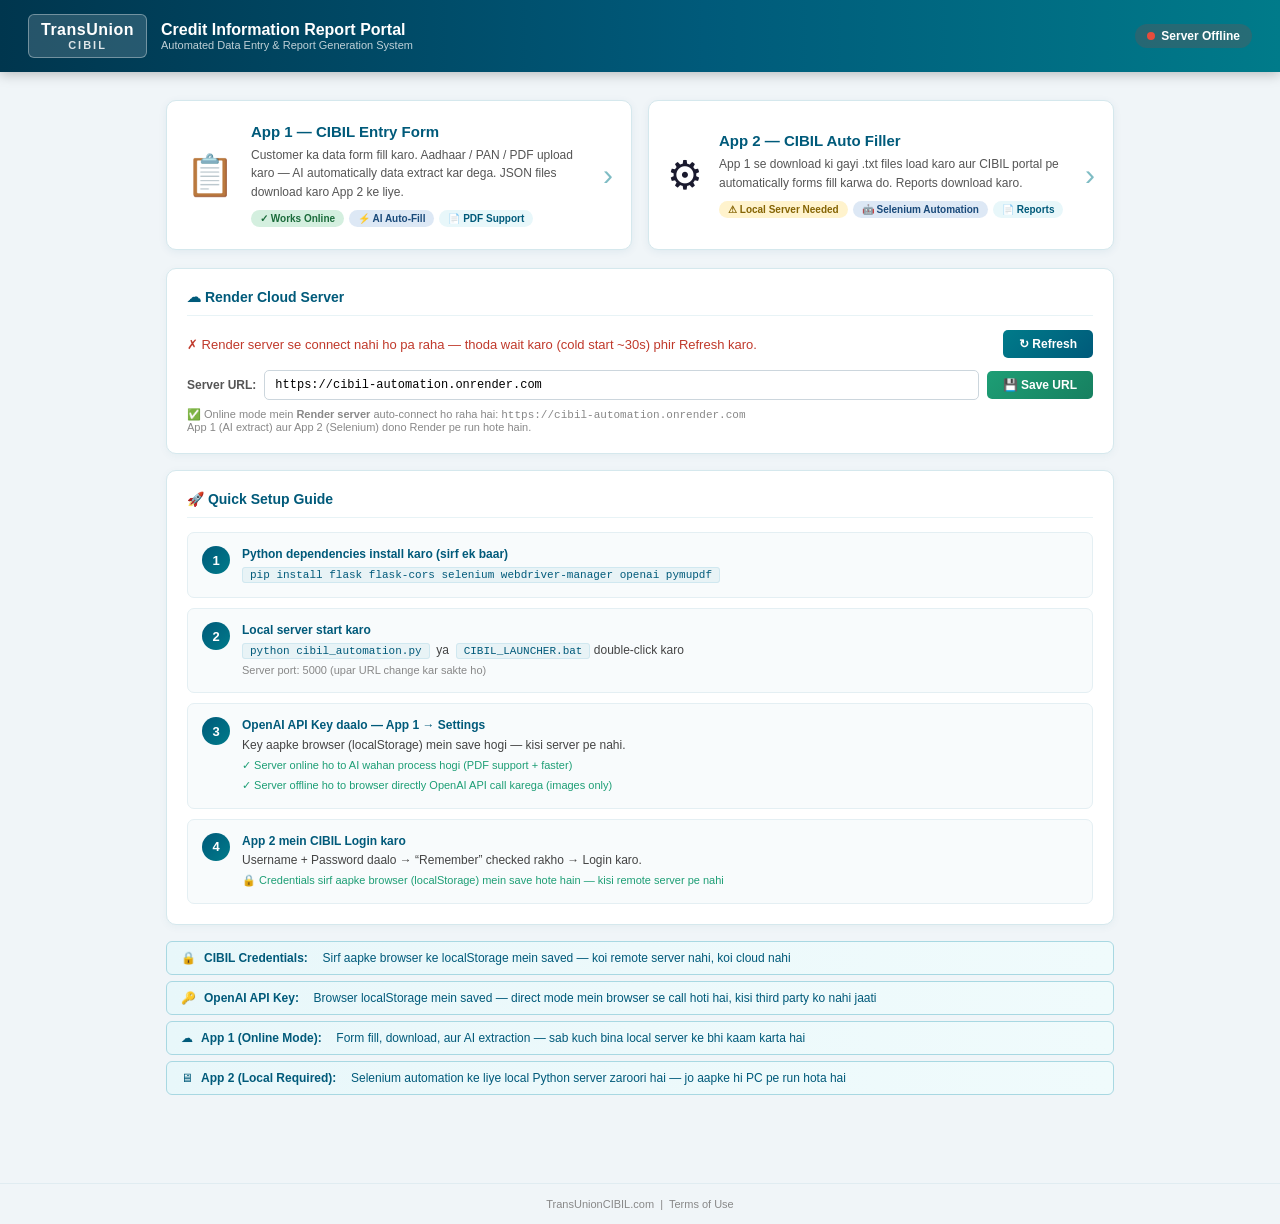
<file: index.html>
<!DOCTYPE html>
<html lang="en">
<head>
<meta charset="UTF-8">
<meta name="viewport" content="width=device-width, initial-scale=1.0">
<title>CIBIL Portal — Home</title>
<link rel="stylesheet" href="css/common.css">
<link rel="stylesheet" href="css/home.css">
</head>
<body>

<div class="topbar">
  <div class="topbar-brand">
    <div class="topbar-logo-box">
      <span class="logo-text">TransUnion</span>
      <span class="logo-sub">CIBIL</span>
    </div>
    <div>
      <div class="brand-title">Credit Information Report Portal</div>
      <div class="brand-sub">Automated Data Entry &amp; Report Generation System</div>
    </div>
  </div>
  <div id="srvBadge" class="srv-badge srv-chk"><div class="dot"></div> Checking...</div>
</div>

<div class="home-content">

  <!-- ── APP CARDS ── -->
  <div class="app-cards">

    <a class="app-card" href="App1_CIBIL_Entry_Form.html" data-app="1">
      <div class="app-card-icon">&#128203;</div>
      <div class="app-card-body">
        <div class="app-card-title">App 1 &mdash; CIBIL Entry Form</div>
        <div class="app-card-desc">
          Customer ka data form fill karo. Aadhaar / PAN / PDF upload karo &mdash;
          AI automatically data extract kar dega. JSON files download karo App 2 ke liye.
        </div>
        <div class="app-card-features">
          <span class="feat-chip feat-online">&#10003; Works Online</span>
          <span class="feat-chip feat-ai">&#9889; AI Auto-Fill</span>
          <span class="feat-chip feat-docs">&#128196; PDF Support</span>
        </div>
      </div>
      <div class="app-card-arrow">&#8250;</div>
    </a>

    <a class="app-card" href="App2_CIBIL_Auto_Filler.html" data-app="2">
      <div class="app-card-icon">&#9881;</div>
      <div class="app-card-body">
        <div class="app-card-title">App 2 &mdash; CIBIL Auto Filler</div>
        <div class="app-card-desc">
          App 1 se download ki gayi .txt files load karo aur CIBIL portal pe
          automatically forms fill karwa do. Reports download karo.
        </div>
        <div class="app-card-features">
          <span class="feat-chip feat-warn">&#9888; Local Server Needed</span>
          <span class="feat-chip feat-ai">&#129302; Selenium Automation</span>
          <span class="feat-chip feat-docs">&#128196; Reports</span>
        </div>
      </div>
      <div class="app-card-arrow">&#8250;</div>
    </a>

  </div>

  <!-- ── SERVER STATUS ── -->
  <div class="panel-card">
    <div class="panel-title" id="serverPanelTitle">&#128421; Server Status</div>

    <div class="server-status-row">
      <div id="srvDetailMsg" class="srv-detail-msg" style="color:#888">Checking server...</div>
      <button class="btn-sm btn-teal-sm" onclick="checkHomeServer()">&#8635; Refresh</button>
    </div>

    <div class="srv-url-row">
      <label>Server URL:</label>
      <input type="text" id="serverUrlInput" placeholder="https://cibil-automation.onrender.com">
      <button class="btn-sm btn-green-sm" onclick="saveServerUrl()">&#128190; Save URL</button>
    </div>
    <p id="serverHint" style="font-size:11px;color:#888;margin-top:8px">
      &#128161; App 2 ke liye server zaroori hai. App 1 sirf images ke liye bina server ke bhi kaam karta hai (browser mode).
    </p>
  </div>

  <!-- ── SETUP GUIDE ── -->
  <div class="panel-card">
    <div class="panel-title">&#128640; Quick Setup Guide</div>
    <div class="setup-steps">

      <div class="setup-step">
        <span class="step-num">1</span>
        <div class="step-body">
          <strong>Python dependencies install karo (sirf ek baar)</strong><br>
          <code>pip install flask flask-cors selenium webdriver-manager openai pymupdf</code>
        </div>
      </div>

      <div class="setup-step">
        <span class="step-num">2</span>
        <div class="step-body">
          <strong>Local server start karo</strong><br>
          <code>python cibil_automation.py</code> &nbsp;ya&nbsp; <code>CIBIL_LAUNCHER.bat</code> double-click karo<br>
          <span style="color:#888;font-size:11px">Server port: 5000 (upar URL change kar sakte ho)</span>
        </div>
      </div>

      <div class="setup-step">
        <span class="step-num">3</span>
        <div class="step-body">
          <strong>OpenAI API Key daalo — App 1 &rarr; Settings</strong><br>
          Key aapke browser (localStorage) mein save hogi &mdash; kisi server pe nahi.<br>
          <span style="color:#1D9E75;font-size:11px">
            &#10003; Server online ho to AI wahan process hogi (PDF support + faster)<br>
            &#10003; Server offline ho to browser directly OpenAI API call karega (images only)
          </span>
        </div>
      </div>

      <div class="setup-step">
        <span class="step-num">4</span>
        <div class="step-body">
          <strong>App 2 mein CIBIL Login karo</strong><br>
          Username + Password daalo &rarr; &ldquo;Remember&rdquo; checked rakho &rarr; Login karo.<br>
          <span style="color:#1D9E75;font-size:11px">
            &#128274; Credentials sirf aapke browser (localStorage) mein save hote hain &mdash; kisi remote server pe nahi
          </span>
        </div>
      </div>

    </div>
  </div>

  <!-- ── SECURITY INFO ── -->
  <div class="info-chips">
    <div class="info-chip">
      &#128274; <strong>CIBIL Credentials:</strong>&nbsp;
      Sirf aapke browser ke localStorage mein saved &mdash; koi remote server nahi, koi cloud nahi
    </div>
    <div class="info-chip">
      &#128273; <strong>OpenAI API Key:</strong>&nbsp;
      Browser localStorage mein saved &mdash; direct mode mein browser se call hoti hai, kisi third party ko nahi jaati
    </div>
    <div class="info-chip">
      &#9729; <strong>App 1 (Online Mode):</strong>&nbsp;
      Form fill, download, aur AI extraction &mdash; sab kuch bina local server ke bhi kaam karta hai
    </div>
    <div class="info-chip">
      &#128421; <strong>App 2 (Local Required):</strong>&nbsp;
      Selenium automation ke liye local Python server zaroori hai &mdash; jo aapke hi PC pe run hota hai
    </div>
  </div>

</div>

<div class="footer">TransUnionCIBIL.com &nbsp;|&nbsp; Terms of Use</div>

<script src="js/config.js"></script>
<script>
// ── Init ────────────────────────────────────────────────────
const _isOnline = (location.hostname !== 'localhost' && location.hostname !== '127.0.0.1' && location.hostname !== '');

// Input mein current SERVER dikhao (auto-detected ya user-saved)
document.getElementById('serverUrlInput').value = SERVER;

// Online mode pe panel title aur hint update karo
if (_isOnline) {
  const title = document.getElementById('serverPanelTitle');
  if (title) title.innerHTML = '&#9729; Render Cloud Server';
  const hint = document.getElementById('serverHint');
  if (hint) hint.innerHTML =
    '&#9989; Online mode mein <strong>Render server</strong> auto-connect ho raha hai: <code>' + RENDER_SERVER + '</code><br>' +
    'App 1 (AI extract) aur App 2 (Selenium) dono Render pe run hote hain.';
} else {
  const hint = document.getElementById('serverHint');
  if (hint) hint.innerHTML =
    '&#128161; Local mode — <code>python cibil_automation.py</code> chalao. ' +
    'App 1 browser mode mein bina server ke bhi kaam karta hai.';
}

async function checkHomeServer() {
  const badge  = document.getElementById('srvBadge');
  const detail = document.getElementById('srvDetailMsg');
  badge.className  = 'srv-badge srv-chk';
  badge.innerHTML  = '<div class="dot"></div> Checking...';
  detail.textContent = 'Checking...';
  detail.style.color = '#888';
  try {
    const r = await fetch(SERVER + '/ping', { signal: AbortSignal.timeout(5000) });
    const d = await r.json();
    badge.className = 'srv-badge srv-ok';
    badge.innerHTML = '<div class="dot"></div> Server Online';
    detail.textContent = '✓ Server online — AI: ' + (d.ai_provider || 'N/A') +
                         ' | Selenium: ' + (d.selenium ? 'OK' : 'Not installed') +
                         (_isOnline ? ' | Render ✓' : ' | Local');
    detail.style.color = '#1a6b3a';
  } catch {
    badge.className = 'srv-badge srv-err';
    badge.innerHTML = '<div class="dot"></div> Server Offline';
    detail.textContent = _isOnline
      ? '✗ Render server se connect nahi ho pa raha — thoda wait karo (cold start ~30s) phir Refresh karo.'
      : '✗ Server offline — App 1 browser mode mein kaam karega. App 2 ke liye cibil_automation.py chalao.';
    detail.style.color = '#c0392b';
  }
}

function saveServerUrl() {
  const val = document.getElementById('serverUrlInput').value.trim();
  if (!val) return;
  localStorage.setItem(LS.SERVER_URL, val);
  const btn = event.target;
  btn.textContent = '✓ Saved!';
  setTimeout(() => btn.textContent = '💾 Save URL', 2000);
}

checkHomeServer();
</script>
</body>
</html>
</file>
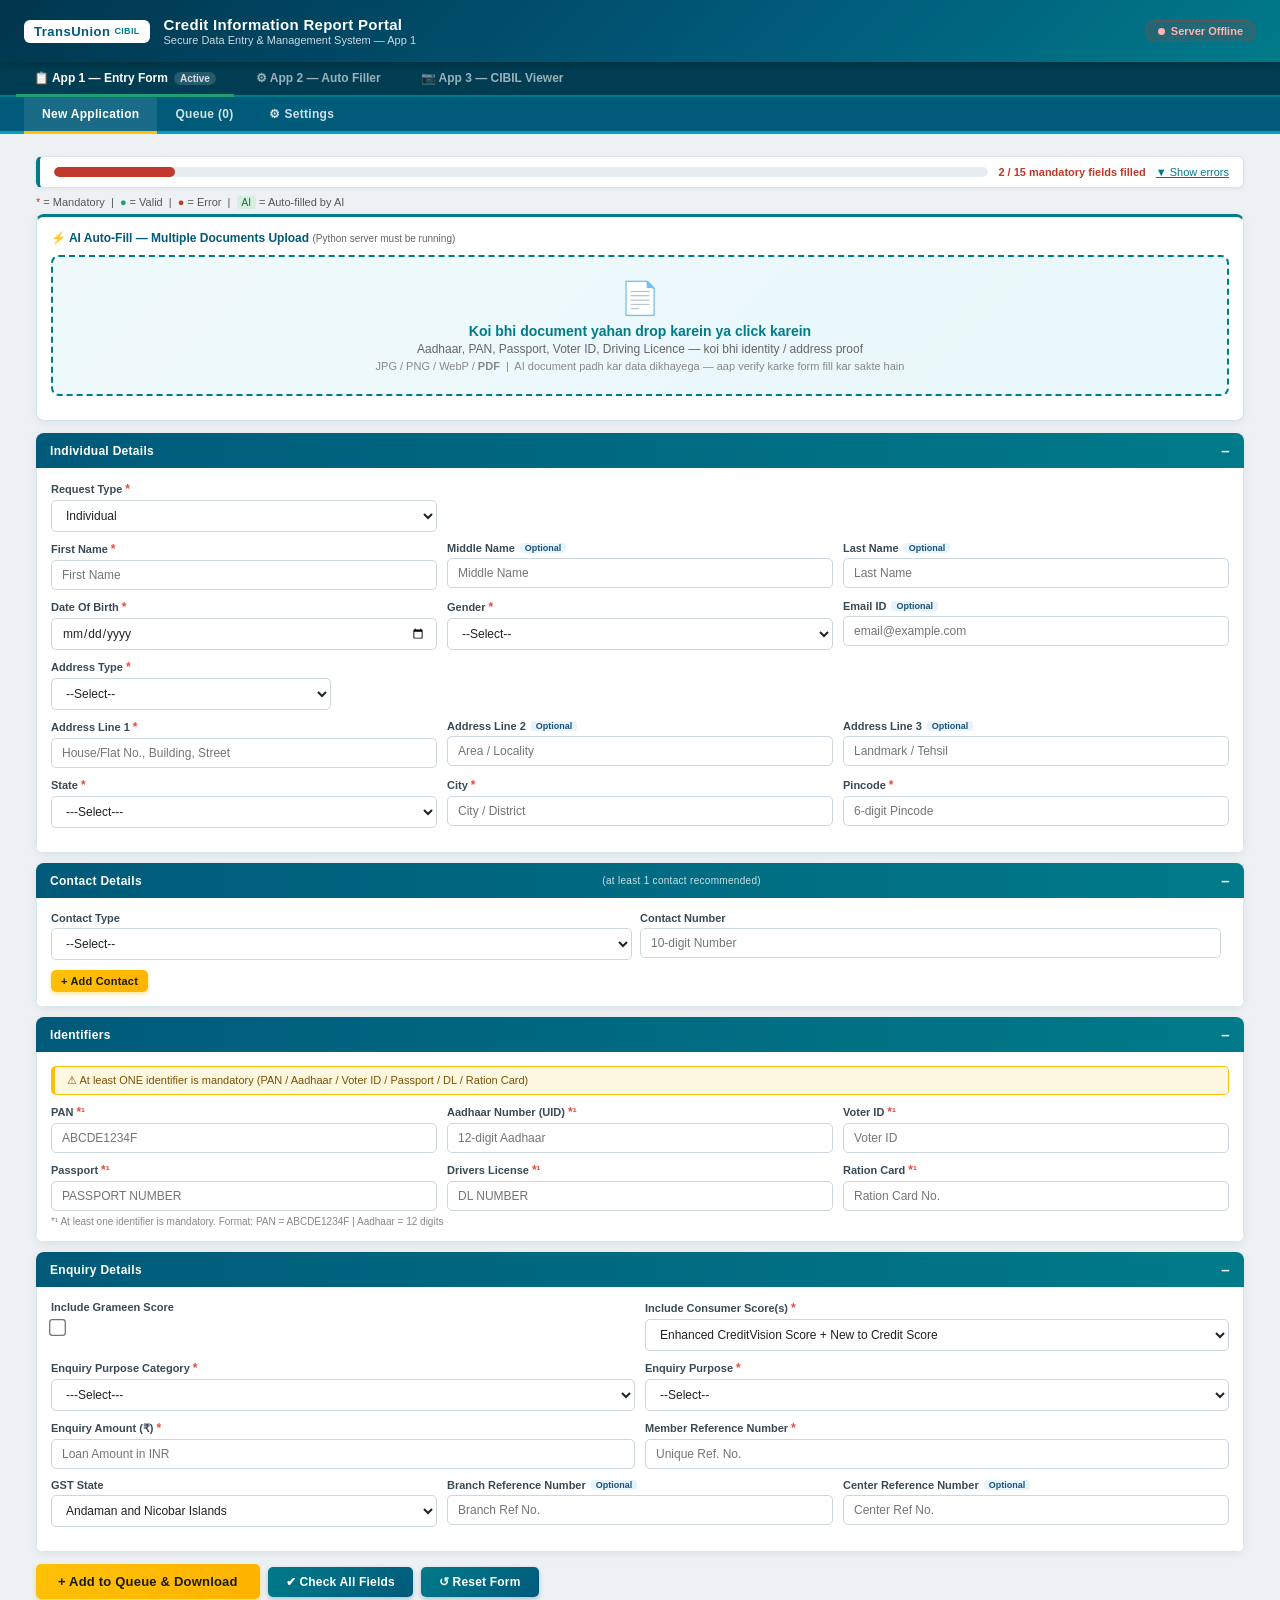
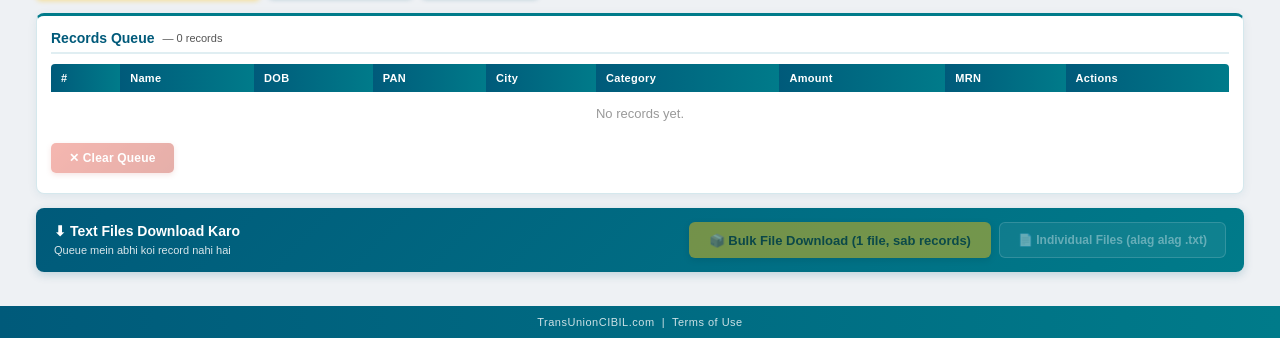
<file: App1_CIBIL_Entry_Form.html>
﻿<!DOCTYPE html>
<html lang="en">
<head>
<meta charset="UTF-8">
<meta name="viewport" content="width=device-width, initial-scale=1.0">
<title>CIBIL Data Entry – App 1</title>
<link rel="stylesheet" href="css/common.css">
<link rel="stylesheet" href="css/app1.css">
</head>
<body>

<div class="login-gate-overlay" id="loginGate" style="display:none">
  <div class="login-gate-box">
    <h2>CIBIL Portal Login</h2>
    <p>App 2 mein login karein, phir yahan continue karein.</p>
    <div class="gate-steps">
      <div class="gate-step" id="gs1"><span class="gs-icon">&#128421;</span><span class="gs-label">Flask Server</span><span class="gs-msg" id="gs1msg">Checking...</span></div>
      <div class="gate-step" id="gs2"><span class="gs-icon">&#128274;</span><span class="gs-label">CIBIL Login</span><span class="gs-msg" id="gs2msg">Waiting...</span></div>
      <div class="gate-step" id="gs3"><span class="gs-icon">&#128241;</span><span class="gs-label">OTP</span><span class="gs-msg" id="gs3msg">Waiting...</span></div>
      <div class="gate-step" id="gs4"><span class="gs-icon">&#10003;</span><span class="gs-label">Ready</span><span class="gs-msg" id="gs4msg">Waiting...</span></div>
    </div>
    <p class="gate-hint" id="gateHint">Chrome window mein OTP enter karein.</p>
    <div class="gate-btns">
      <button class="btn-gate-skip" onclick="skipLoginGate()">Skip / Offline Mode</button>
      <button class="btn-gate-manual" onclick="skipLoginGate()" id="gateManualBtn" style="display:none">Continue to Form</button>
    </div>
  </div>
</div>

<div class="topbar">
  <div class="topbar-brand">
    <div class="topbar-logo-box">
      <span class="logo-text">TransUnion</span>
      <span class="logo-sub">CIBIL</span>
    </div>
    <div>
      <div class="brand-title">Credit Information Report Portal</div>
      <div class="brand-sub">Secure Data Entry &amp; Management System — App 1</div>
    </div>
  </div>
  <div id="srvBadge" class="srv-badge srv-chk"><div class="dot"></div> Checking...</div>
</div>

<div class="app-switcher">
  <a href="App1_CIBIL_Entry_Form.html" data-app="1" class="active">
    &#128203; App 1 &mdash; Entry Form
    <span class="app-badge">Active</span>
  </a>
  <a href="App2_CIBIL_Auto_Filler.html" data-app="2" id="switchToApp2Tab">
    &#9881; App 2 &mdash; Auto Filler
    <span class="q-badge" id="app2QueueBadge" style="display:none">0</span>
  </a>
  <a href="App3_CIBIL_Viewer.html" data-app="3">
    &#128247; App 3 &mdash; CIBIL Viewer
  </a>
</div>

<div class="navbar">
  <div class="nav-left">
    <button class="active" id="navForm" onclick="showTab('form')">New Application</button>
    <button id="navQueue" onclick="showTab('queue');scrollToQueue()">Queue (<span id="qCount">0</span>)</button>
    <button id="navSettings" onclick="showTab('settings')">&#9881; Settings</button>
  </div>
</div>

<div class="content">

  <!-- ── VALIDATION SUMMARY BAR ── -->
  <div class="val-bar" id="valBar">
    <div class="val-progress-wrap">
      <div class="val-progress" id="valProgress" style="width:0%"></div>
    </div>
    <span class="val-count err" id="valCount">0 / 13 mandatory fields filled</span>
    <button class="toggle-err-btn" id="toggleErrBtn" onclick="toggleErrList()" style="display:none">▼ Show errors</button>
    <div class="val-errors-list" id="valErrList"></div>
  </div>

  <p style="font-size:11px;color:#555;margin-bottom:6px">
    <span style="color:#c0392b">*</span> = Mandatory &nbsp;|&nbsp;
    <span style="color:#1D9E75">●</span> = Valid &nbsp;|&nbsp;
    <span style="color:#c0392b">●</span> = Error &nbsp;|&nbsp;
    <span style="background:#d4efdf;color:#1a6b3a;padding:1px 5px;border-radius:3px;font-size:10px">AI</span> = Auto-filled by AI
  </p>

  <!-- ══════════════════════════════════════════
       AI DOCUMENT UPLOAD PANEL
  ════════════════════════════════════════════ -->
  <div class="ai-panel">
    <div class="ai-panel-title" style="justify-content:space-between">
      <span>&#9889; AI Auto-Fill &mdash; Multiple Documents Upload
        <span style="font-size:10px;font-weight:400;color:#666">(Python server must be running)</span>
      </span>
      <div style="display:flex;gap:6px;align-items:center">
        <button class="merge-trigger-btn" id="aiMergeBtn" onclick="openMergePanel()" style="display:none"
          title="Multiple documents se best data ek jagah compare karke form fill karo">
          &#128256; Smart Merge
          <span id="aiMergeBadge" style="background:rgba(255,255,255,.25);border-radius:8px;padding:1px 6px;font-size:10px"></span>
        </button>
        <button class="ai-clear-btn" onclick="clearAIFiles()" id="aiClearBtn" style="display:none">&#10005; Clear All</button>
      </div>
    </div>

    <!-- Drop Zone -->
    <label class="ai-drop-zone" id="aiDropZone" for="aiFileInput">
      <div style="font-size:32px;margin-bottom:4px">&#128196;</div>
      <h4>Koi bhi document yahan drop karein ya click karein</h4>
      <p>Aadhaar, PAN, Passport, Voter ID, Driving Licence &mdash; koi bhi identity / address proof</p>
      <p style="margin-top:4px;font-size:11px;color:#888">JPG / PNG / WebP / <strong>PDF</strong> &nbsp;|&nbsp; AI document padh kar data dikhayega &mdash; aap verify karke form fill kar sakte hain</p>
      <input type="file" id="aiFileInput" multiple accept=".jpg,.jpeg,.png,.webp,.gif,.bmp,.heic,.heif,.pdf" style="display:none">
    </label>

    <!-- File list -->
    <div class="ai-file-list" id="aiFileList"></div>

    <!-- Smart Merge Panel (rendered dynamically by JS) -->
    <div id="aiMergePanel" class="ai-merge-panel"></div>
  </div>

  <!-- ══════════════════════════════════════════
       SECTION 1 – INDIVIDUAL DETAILS
  ════════════════════════════════════════════ -->
  <div class="section">
    <div class="section-header" onclick="toggle('s1')">
      Individual Details
      <div style="display:flex;align-items:center;gap:8px">
        <span class="sec-err-badge" id="s1badge"></span>
        <span class="sec-icon" id="s1icon">–</span>
      </div>
    </div>
    <div class="section-body" id="s1">

      <div class="row col-3">
        <div class="field" id="f_request_type">
          <label>Request Type <span class="req">*</span><span class="valid-ico" id="vi_request_type"></span></label>
          <select id="request_type" onchange="validate('request_type')">
            <option value="Individual">Individual</option>
            <option value="Entity">Entity</option>
          </select>
          <span class="field-err" id="e_request_type"></span>
        </div>
      </div>

      <div class="row col-3">
        <div class="field" id="f_first_name">
          <label>First Name <span class="req">*</span><span class="valid-ico" id="vi_first_name"></span></label>
          <input type="text" id="first_name" placeholder="First Name" maxlength="50"
            oninput="liveValidate('first_name')" onblur="validate('first_name')">
          <span class="field-err" id="e_first_name"></span>
        </div>
        <div class="field" id="f_middle_name">
          <label>Middle Name <span class="opt-tag">Optional</span><span class="valid-ico" id="vi_middle_name"></span></label>
          <input type="text" id="middle_name" placeholder="Middle Name" maxlength="50"
            oninput="liveValidate('middle_name')" onblur="validate('middle_name')">
          <span class="field-err" id="e_middle_name"></span>
        </div>
        <div class="field" id="f_last_name">
          <label>Last Name <span class="opt-tag">Optional</span><span class="valid-ico" id="vi_last_name"></span></label>
          <input type="text" id="last_name" placeholder="Last Name" maxlength="50"
            oninput="liveValidate('last_name')" onblur="validate('last_name')">
          <span class="field-err" id="e_last_name"></span>
        </div>
      </div>

      <div class="row col-3">
        <div class="field" id="f_dob">
          <label>Date Of Birth <span class="req">*</span><span class="valid-ico" id="vi_dob"></span></label>
          <div class="dob-wrap">
            <input type="date" id="dob_cal" max="" onchange="syncDOB()" style="flex:1">
            <span class="dob-fmt" id="dob_display"></span>
          </div>
          <input type="hidden" id="dob">
          <span class="field-err" id="e_dob"></span>
        </div>
        <div class="field" id="f_gender">
          <label>Gender <span class="req">*</span><span class="valid-ico" id="vi_gender"></span></label>
          <select id="gender" onchange="validate('gender')">
            <option value="">--Select--</option>
            <option>Male</option><option>Female</option><option>Transgender</option>
          </select>
          <span class="field-err" id="e_gender"></span>
        </div>
        <div class="field" id="f_email">
          <label>Email ID <span class="opt-tag">Optional</span><span class="valid-ico" id="vi_email"></span></label>
          <input type="email" id="email" placeholder="email@example.com" maxlength="100"
            oninput="liveValidate('email')" onblur="validate('email')">
          <span class="field-err" id="e_email"></span>
        </div>
      </div>

      <div class="row col-1">
        <div class="field" id="f_address_type">
          <label>Address Type <span class="req">*</span><span class="valid-ico" id="vi_address_type"></span></label>
          <select id="address_type" style="max-width:280px" onchange="validate('address_type')">
            <option value="">--Select--</option>
            <option value="01">Permanent Address</option>
            <option value="02">Residence Address</option>
            <option value="03">Office Address</option>
            <option value="04">Not Categorized</option>
            <option value="05">Temporary Address</option>
          </select>
          <span class="field-err" id="e_address_type"></span>
        </div>
      </div>

      <div class="row col-3">
        <div class="field" id="f_addr1">
          <label>Address Line 1 <span class="req">*</span><span class="valid-ico" id="vi_addr1"></span></label>
          <input type="text" id="addr1" placeholder="House/Flat No., Building, Street" maxlength="100"
            oninput="liveValidate('addr1')" onblur="validate('addr1')">
          <span class="field-err" id="e_addr1"></span>
        </div>
        <div class="field" id="f_addr2">
          <label>Address Line 2 <span class="opt-tag">Optional</span><span class="valid-ico" id="vi_addr2"></span></label>
          <input type="text" id="addr2" placeholder="Area / Locality" maxlength="100"
            oninput="liveValidate('addr2')" onblur="validate('addr2')">
          <span class="field-err" id="e_addr2"></span>
        </div>
        <div class="field" id="f_addr3">
          <label>Address Line 3 <span class="opt-tag">Optional</span><span class="valid-ico" id="vi_addr3"></span></label>
          <input type="text" id="addr3" placeholder="Landmark / Tehsil" maxlength="100"
            oninput="liveValidate('addr3')" onblur="validate('addr3')">
          <span class="field-err" id="e_addr3"></span>
        </div>
      </div>

      <div class="row col-3">
        <div class="field" id="f_state">
          <label>State <span class="req">*</span><span class="valid-ico" id="vi_state"></span></label>
          <select id="state" onchange="validate('state')">
            <option value="">---Select---</option>
            <option value="35">Andaman and Nicobar Islands</option><option value="28">Andhra Pradesh</option>
            <option value="12">Arunachal Pradesh</option><option value="18">Assam</option>
            <option value="10">Bihar</option><option value="22">Chandigarh</option>
            <option value="04">Chhattisgarh</option><option value="26">Dadra and Nagar Haveli</option>
            <option value="25">Daman and Diu</option><option value="30">Goa</option>
            <option value="24">Gujarat</option><option value="06">Haryana</option>
            <option value="02">Himachal Pradesh</option><option value="01">Jammu and Kashmir</option>
            <option value="20">Jharkhand</option><option value="29">Karnataka</option>
            <option value="32">Kerala</option><option value="31">Lakshadweep</option>
            <option value="23">Madhya Pradesh</option><option value="27">Maharashtra</option>
            <option value="14">Manipur</option><option value="17">Meghalaya</option>
            <option value="15">Mizoram</option><option value="13">Nagaland</option>
            <option value="07">New Delhi</option><option value="21">Orissa</option>
            <option value="34">Puducherry</option><option value="03">Punjab</option>
            <option value="08">Rajasthan</option><option value="11">Sikkim</option>
            <option value="33">Tamil Nadu</option><option value="36">Telangana</option>
            <option value="16">Tripura</option><option value="09">Uttar Pradesh</option>
            <option value="05">Uttarakhand</option><option value="19">West Bengal</option>
            <option value="38">Ladakh</option><option value="99">APO Address</option>
          </select>
          <span class="field-err" id="e_state"></span>
        </div>
        <div class="field" id="f_city">
          <label>City <span class="req">*</span><span class="valid-ico" id="vi_city"></span></label>
          <input type="text" id="city" placeholder="City / District" maxlength="50"
            oninput="liveValidate('city')" onblur="validate('city')">
          <span class="field-err" id="e_city"></span>
        </div>
        <div class="field" id="f_pincode">
          <label>Pincode <span class="req">*</span><span class="valid-ico" id="vi_pincode"></span></label>
          <input type="text" id="pincode" placeholder="6-digit Pincode" maxlength="6"
            oninput="this.value=this.value.replace(/\D/g,'');liveValidate('pincode')" onblur="validate('pincode')">
          <span class="field-err" id="e_pincode"></span>
        </div>
      </div>

    </div>
  </div>

  <!-- ══════════════════════════════════════════
       SECTION 2 – CONTACT DETAILS
  ════════════════════════════════════════════ -->
  <div class="section">
    <div class="section-header" onclick="toggle('s2')">
      Contact Details <span style="font-size:10px;font-weight:400;opacity:.8">(at least 1 contact recommended)</span>
      <div style="display:flex;align-items:center;gap:8px">
        <span class="sec-err-badge" id="s2badge"></span>
        <span class="sec-icon" id="s2icon">–</span>
      </div>
    </div>
    <div class="section-body" id="s2">
      <div id="contactsContainer">
        <div class="contact-row" data-idx="0">
          <div class="field" id="f_ctype_0">
            <label>Contact Type</label>
            <select class="ctype" onchange="validateContact(0)">
              <option value="">--Select--</option>
              <option>Mobile Phone</option><option>Home Phone</option><option>Office Phone</option>
            </select>
            <span class="field-err" id="e_ctype_0"></span>
          </div>
          <div class="field" id="f_cnum_0">
            <label>Contact Number</label>
            <input type="text" class="cnum" placeholder="10-digit Number" maxlength="15"
              oninput="this.value=this.value.replace(/\D/g,'');validateContact(0)" onblur="validateContact(0)">
            <span class="field-err" id="e_cnum_0"></span>
          </div>
          <div></div>
        </div>
      </div>
      <button class="btn btn-yellow small-btn" onclick="addContact()" style="margin-top:4px">+ Add Contact</button>
    </div>
  </div>

  <!-- ══════════════════════════════════════════
       SECTION 3 – IDENTIFIERS
  ════════════════════════════════════════════ -->
  <div class="section">
    <div class="section-header" onclick="toggle('s3')">
      Identifiers
      <div style="display:flex;align-items:center;gap:8px">
        <span class="sec-err-badge" id="s3badge"></span>
        <span class="sec-icon" id="s3icon">–</span>
      </div>
    </div>
    <div class="section-body" id="s3">

      <!-- Identifier requirement note -->
      <div class="id-note" id="idNote">
        ⚠ At least ONE identifier is mandatory (PAN / Aadhaar / Voter ID / Passport / DL / Ration Card)
      </div>

      <div class="id-grid">
        <div class="field" id="f_pan">
          <label>PAN <span class="req">*¹</span><span class="valid-ico" id="vi_pan"></span></label>
          <input type="text" id="pan" placeholder="ABCDE1234F" maxlength="10"
            style="text-transform:uppercase"
            oninput="this.value=this.value.toUpperCase();liveValidate('pan')" onblur="validate('pan')">
          <span class="field-err" id="e_pan"></span>
        </div>
        <div class="field" id="f_aadhaar">
          <label>Aadhaar Number (UID) <span class="req">*¹</span><span class="valid-ico" id="vi_aadhaar"></span></label>
          <input type="text" id="aadhaar" placeholder="12-digit Aadhaar" maxlength="12"
            oninput="this.value=this.value.replace(/\D/g,'');liveValidate('aadhaar')" onblur="validate('aadhaar')">
          <span class="field-err" id="e_aadhaar"></span>
        </div>
        <div class="field" id="f_voter_id">
          <label>Voter ID <span class="req">*¹</span><span class="valid-ico" id="vi_voter_id"></span></label>
          <input type="text" id="voter_id" placeholder="Voter ID" maxlength="20"
            oninput="liveValidate('voter_id')" onblur="validate('voter_id')">
          <span class="field-err" id="e_voter_id"></span>
        </div>
        <div class="field" id="f_passport">
          <label>Passport <span class="req">*¹</span><span class="valid-ico" id="vi_passport"></span></label>
          <input type="text" id="passport" placeholder="Passport Number" maxlength="15"
            style="text-transform:uppercase"
            oninput="this.value=this.value.toUpperCase();liveValidate('passport')" onblur="validate('passport')">
          <span class="field-err" id="e_passport"></span>
        </div>
        <div class="field" id="f_dl_number">
          <label>Drivers License <span class="req">*¹</span><span class="valid-ico" id="vi_dl_number"></span></label>
          <input type="text" id="dl_number" placeholder="DL Number" maxlength="20"
            style="text-transform:uppercase"
            oninput="this.value=this.value.toUpperCase();liveValidate('dl_number')" onblur="validate('dl_number')">
          <span class="field-err" id="e_dl_number"></span>
        </div>
        <div class="field" id="f_ration_card">
          <label>Ration Card <span class="req">*¹</span><span class="valid-ico" id="vi_ration_card"></span></label>
          <input type="text" id="ration_card" placeholder="Ration Card No." maxlength="20"
            oninput="liveValidate('ration_card')" onblur="validate('ration_card')">
          <span class="field-err" id="e_ration_card"></span>
        </div>
      </div>
      <p style="font-size:10px;color:#888;margin-top:5px">*¹ At least one identifier is mandatory. Format: PAN = ABCDE1234F | Aadhaar = 12 digits</p>
    </div>
  </div>

  <!-- ══════════════════════════════════════════
       SECTION 4 – ENQUIRY DETAILS
  ════════════════════════════════════════════ -->
  <div class="section">
    <div class="section-header" onclick="toggle('s4')">
      Enquiry Details
      <div style="display:flex;align-items:center;gap:8px">
        <span class="sec-err-badge" id="s4badge"></span>
        <span class="sec-icon" id="s4icon">–</span>
      </div>
    </div>
    <div class="section-body" id="s4">

      <div class="row col-2">
        <div class="field">
          <label>Include Grameen Score</label>
          <div style="margin-top:4px"><input type="checkbox" id="grameen_score" style="width:auto;transform:scale(1.3)"></div>
        </div>
        <div class="field" id="f_consumer_score">
          <label>Include Consumer Score(s) <span class="req">*</span><span class="valid-ico" id="vi_consumer_score"></span></label>
          <select id="consumer_score" onchange="validate('consumer_score')">
            <option value="">--Select--</option>
            <option value="28">Enhanced CreditVision Score with this report</option>
            <option value="30" selected>Enhanced CreditVision Score + New to Credit Score</option>
            <option value="29">Enhanced CreditVision Score + Personal Loan Score</option>
            <option value="31">Enhanced CreditVision + Personal Loan + New to Credit</option>
            <option value="00">Do not include any score</option>
          </select>
          <span class="field-err" id="e_consumer_score"></span>
        </div>
      </div>

      <div class="row col-2">
        <div class="field" id="f_enq_category">
          <label>Enquiry Purpose Category <span class="req">*</span><span class="valid-ico" id="vi_enq_category"></span></label>
          <select id="enq_category" onchange="updatePurpose();validate('enq_category')">
            <option value="">---Select---</option>
            <option value="1,1">Agriculture &amp; PSL Loans</option>
            <option value="2,1">Auto or Two/Three Wheeler Loans</option>
            <option value="3,1">Business or Commercial Loans</option>
            <option value="4,0">Dispute Redressal</option>
            <option value="5,0">Housing or Property Loans</option>
            <option value="6,1">Loans Against Collateral</option>
            <option value="8,0">Others</option>
            <option value="9,0">Personal or Consumer Loans</option>
          </select>
          <span class="field-err" id="e_enq_category"></span>
        </div>
        <div class="field" id="f_enq_purpose">
          <label>Enquiry Purpose <span class="req">*</span><span class="valid-ico" id="vi_enq_purpose"></span></label>
          <select id="enq_purpose" onchange="validate('enq_purpose')">
            <option value="">--Select--</option>
          </select>
          <span class="field-err" id="e_enq_purpose"></span>
        </div>
      </div>

      <div class="row col-2">
        <div class="field" id="f_enq_amount">
          <label>Enquiry Amount (₹) <span class="req">*</span><span class="valid-ico" id="vi_enq_amount"></span></label>
          <input type="number" id="enq_amount" placeholder="Loan Amount in INR" min="1" max="9999999999"
            oninput="liveValidate('enq_amount')" onblur="validate('enq_amount')">
          <span class="field-err" id="e_enq_amount"></span>
        </div>
        <div class="field" id="f_mrn">
          <label>Member Reference Number <span class="req">*</span><span class="valid-ico" id="vi_mrn"></span></label>
          <input type="text" id="mrn" placeholder="Unique Ref. No." maxlength="50"
            oninput="liveValidate('mrn')" onblur="validate('mrn')">
          <span class="field-err" id="e_mrn"></span>
        </div>
      </div>

      <div class="row col-3">
        <div class="field" id="f_gst_state">
          <label>GST State <span class="valid-ico" id="vi_gst_state"></span></label>
          <select id="gst_state">
            <option value="35" selected>Andaman and Nicobar Islands</option>
            <option value="28">Andhra Pradesh</option><option value="12">Arunachal Pradesh</option>
            <option value="18">Assam</option><option value="10">Bihar</option>
            <option value="22">Chandigarh</option><option value="04">Chhattisgarh</option>
            <option value="26">Dadra and Nagar Haveli</option><option value="25">Daman and Diu</option>
            <option value="30">Goa</option><option value="24">Gujarat</option>
            <option value="06">Haryana</option><option value="02">Himachal Pradesh</option>
            <option value="01">Jammu and Kashmir</option><option value="20">Jharkhand</option>
            <option value="29">Karnataka</option><option value="32">Kerala</option>
            <option value="31">Lakshadweep</option><option value="23">Madhya Pradesh</option>
            <option value="27">Maharashtra</option><option value="14">Manipur</option>
            <option value="17">Meghalaya</option><option value="15">Mizoram</option>
            <option value="13">Nagaland</option><option value="07">New Delhi</option>
            <option value="21">Orissa</option><option value="34">Puducherry</option>
            <option value="03">Punjab</option><option value="08">Rajasthan</option>
            <option value="11">Sikkim</option><option value="33">Tamil Nadu</option>
            <option value="36">Telangana</option><option value="16">Tripura</option>
            <option value="09">Uttar Pradesh</option><option value="05">Uttarakhand</option>
            <option value="19">West Bengal</option><option value="38">Ladakh</option>
            <option value="99">APO Address</option>
          </select>
        </div>
        <div class="field" id="f_brn">
          <label>Branch Reference Number <span class="opt-tag">Optional</span></label>
          <input type="text" id="brn" placeholder="Branch Ref No." maxlength="50">
        </div>
        <div class="field" id="f_crn">
          <label>Center Reference Number <span class="opt-tag">Optional</span></label>
          <input type="text" id="crn" placeholder="Center Ref No." maxlength="50">
        </div>
      </div>

    </div>
  </div>

  <!-- ── ACTION BUTTONS ── -->
  <div class="actions-bar">
    <button class="btn btn-yellow" id="submitBtn" onclick="addToQueue()">
      + Add to Queue &amp; Download
      <span class="err-count-badge" id="errCountBadge">0</span>
    </button>
    <button class="btn btn-teal" onclick="validateAll(true)">✔ Check All Fields</button>
    <button class="btn btn-teal" onclick="resetForm()">↺ Reset Form</button>
  </div>
  <div id="globalMsg"></div>

  <!-- ── QUEUE TABLE ── -->
  <div class="queue-section" id="queueSection">
    <h3>Records Queue <span id="recordCount" style="font-weight:400;font-size:11px;color:#555">— 0 records</span></h3>
    <div style="overflow-x:auto">
      <table class="queue-table">
        <thead><tr>
          <th>#</th><th>Name</th><th>DOB</th><th>PAN</th><th>City</th>
          <th>Category</th><th>Amount</th><th>MRN</th><th>Actions</th>
        </tr></thead>
        <tbody id="queueBody"></tbody>
      </table>
    </div>
    <p id="emptyQueue" style="text-align:center;padding:14px;color:#999;display:none">No records yet.</p>
    <div class="actions-bar" style="margin-top:8px">
      <button class="btn btn-red" onclick="clearQueue()" id="clrBtn" disabled>✕ Clear Queue</button>
    </div>
  </div>

  <!-- ── DOWNLOAD BANNER ── -->
  <div class="download-banner" id="downloadBanner">
    <div class="dl-info">
      <strong>&#11015; Text Files Download Karo</strong>
      <span id="dlBannerCount">Queue mein 0 records hain</span>
    </div>
    <div class="dl-btns">
      <button class="btn-download-all" id="dlAllBtn" onclick="downloadAll()" disabled>
        &#128230; Bulk File Download (1 file, sab records)
      </button>
      <button class="btn-download-indiv" id="dlIndivBtn" onclick="downloadAllIndividual()" disabled>
        &#128196; Individual Files (alag alag .txt)
      </button>
    </div>
  </div>

</div>
<div class="footer">TransUnionCIBIL.com &nbsp;|&nbsp; Terms of Use</div>

<script src="js/config.js"></script>
<script src="js/app1.js"></script>

<!-- ══════════════ SETTINGS PANEL ══════════════ -->
<div id="settingsPanel" style="max-width:1220px;margin:0 auto;padding:10px 14px">

  <div class="settings-card">
    <h3>&#129302; OpenAI API Key (GPT-4o)</h3>
    <p style="font-size:12px;color:#555;margin-bottom:12px">
      AI is used to extract Aadhaar &amp; PAN data from uploaded images using <strong>OpenAI GPT-4o</strong>.
      Enter your API key below — it is saved to the server and never leaves your local machine.
    </p>

    <!-- Saved key bar -->
    <div id="savedKeyBar" style="display:none;align-items:center;gap:10px;background:#e8f7f0;border:1px solid #1D9E75;border-radius:5px;padding:8px 12px;font-size:12px;color:#1a6b3a;margin-bottom:12px">
      <span id="savedKeyText"></span>
      <span style="margin-left:auto;font-size:11px;color:#555">Naya key dalne ke liye neeche field mein type karein</span>
    </div>

    <div class="api-field">
      <label>OpenAI API Key (sk-proj-...)</label>
      <div class="api-input-row">
        <input type="password" id="openaiKeyInput" placeholder="sk-proj-xxxxxxxxxxxxxxxx" autocomplete="off">
        <button class="show-key-btn" onclick="toggleKeyVis('openaiKeyInput',this)">&#128065; Show</button>
      </div>
      <div class="api-hint">
        Key kahan se milega: <a href="https://platform.openai.com/api-keys" target="_blank" style="color:#007B8A">platform.openai.com/api-keys</a>
        &nbsp;|&nbsp; Model used: <strong>gpt-4o</strong>
      </div>
    </div>

    <!-- Status row -->
    <div id="apiStatusRow" class="api-status-row api-idle" style="display:none">
      <span id="apiStatusText">–</span>
    </div>

    <!-- Action buttons -->
    <div style="display:flex;gap:8px;margin-top:10px;flex-wrap:wrap;align-items:center">
      <button class="save-api-btn" onclick="saveApiKey()">&#128190; Save API Key</button>
      <button class="test-api-btn" onclick="testApiKey()">&#9654; Test Connection</button>
      <span id="saveMsg" style="font-size:12px;color:#1D9E75;display:none">&#10003; Saved!</span>
    </div>

    <div style="background:#f0f4f5;border-radius:4px;padding:10px;margin-top:14px;font-size:11px;color:#555;line-height:1.7">
      <strong>&#128190; Permanent Save:</strong> Key server ke <code>cibil_config.json</code> mein save hoti hai — server restart ke baad bhi yaad rahegi.
      Key sirf aapke local server ko milti hai — internet par nahi jaati.
    </div>
  </div>

  <!-- Server Status card -->
  <div class="settings-card">
    <h3>&#128301; Python Server Status &amp; URL</h3>
    <div style="display:flex;align-items:center;gap:10px;flex-wrap:wrap;margin-bottom:10px">
      <div id="settSrvStatus" class="api-status-row api-idle" style="flex:1;min-width:200px">Checking...</div>
      <button class="test-api-btn" onclick="checkServerSettings()">&#8635; Refresh</button>
    </div>

    <!-- Server URL setting -->
    <div style="margin-bottom:10px">
      <label style="font-size:12px;font-weight:600;color:#555;display:block;margin-bottom:5px">
        Server URL <span style="font-weight:400;color:#888">(default: http://localhost:5000)</span>
      </label>
      <div style="display:flex;gap:8px;flex-wrap:wrap">
        <input type="text" id="serverUrlSetting" placeholder="http://localhost:5000"
               style="flex:1;min-width:200px;padding:7px 10px;border:1.5px solid #ccd6dd;border-radius:5px;font-size:12px;font-family:monospace">
        <button class="save-api-btn" onclick="saveServerUrlSetting()">&#128190; Save URL</button>
        <button class="test-api-btn" onclick="resetServerUrl()">&#8635; Reset</button>
      </div>
      <div style="margin-top:5px;font-size:11px;color:#555">
        &#128161; URL yahan change karne ke baad page reload karo. GitHub Pages se use karte time bhi yahi URL kaam karega.
      </div>
    </div>

    <div style="font-size:11px;color:#555">
      Server nahi chal raha? <code style="background:#eee;padding:1px 5px;border-radius:2px">python cibil_automation.py</code> chalayein ya <strong>CIBIL_LAUNCHER.bat</strong> use karein.<br>
      <span style="color:#1D9E75;margin-top:3px;display:block">&#10003; Server offline ho to bhi App 1 browser mode mein kaam karta hai — OpenAI API key set karo</span>
    </div>
  </div>

</div>
<!-- ══════════════ /SETTINGS PANEL ══════════════ -->

</body>
</html>
</file>
<file: css/common.css>
/* ─────────────────────────────────────────────
   common.css  —  Shared base styles
   CIBIL Generation Tool  |  App1 + App2
───────────────────────────────────────────── */

*{box-sizing:border-box;margin:0;padding:0}

/* ── App Switcher Tabs (shown on both App1 & App2) ── */
.app-switcher{
  display:flex;background:#003d52;border-bottom:2px solid #007B8A;
  padding:0 16px;gap:4px;
}
.app-switcher a{
  display:inline-flex;align-items:center;gap:6px;
  padding:9px 18px;font-size:12px;font-weight:700;
  color:rgba(255,255,255,.6);text-decoration:none;
  border-bottom:3px solid transparent;margin-bottom:-2px;
  transition:color .2s,border-color .2s;white-space:nowrap;
}
.app-switcher a:hover{color:#fff;border-bottom-color:rgba(255,255,255,.3)}
.app-switcher a.active{color:#fff;border-bottom-color:#1D9E75}
.app-switcher .app-badge{
  font-size:10px;padding:1px 6px;border-radius:10px;
  background:rgba(255,255,255,.15);color:rgba(255,255,255,.8);
  font-weight:600;
}
.app-switcher .q-badge{
  min-width:18px;height:18px;border-radius:9px;
  background:#1D9E75;color:#fff;font-size:10px;font-weight:700;
  display:inline-flex;align-items:center;justify-content:center;padding:0 4px;
}

/* ── Spinner (used in App1 AI extract) ── */
.spinner{
  display:inline-block;width:12px;height:12px;
  border:2px solid #ccc;border-top-color:#007B8A;
  border-radius:50%;animation:spin .7s linear infinite;
  vertical-align:middle;margin-right:3px
}
@keyframes spin{to{transform:rotate(360deg)}}
</file>
<file: css/home.css>
/* ─────────────────────────────────────────────
   home.css  —  Landing / Home page styles
   CIBIL Generation Tool
───────────────────────────────────────────── */

body {
  font-family: -apple-system, BlinkMacSystemFont, 'Segoe UI', sans-serif;
  background: #f0f5f8;
  color: #1a1a2e;
  min-height: 100vh;
}

/* ── Topbar ─────────────────────────────────── */
.topbar {
  background: linear-gradient(90deg, #00364e 0%, #005a7a 55%, #007B8A 100%);
  color: #fff;
  padding: 14px 28px;
  display: flex;
  align-items: center;
  justify-content: space-between;
  box-shadow: 0 2px 12px rgba(0,0,0,.25);
  position: sticky;
  top: 0;
  z-index: 100;
}

.topbar-brand    { display: flex; align-items: center; gap: 14px; }
.topbar-logo-box {
  background: rgba(255,255,255,.15);
  border: 1.5px solid rgba(255,255,255,.35);
  border-radius: 6px;
  padding: 6px 12px;
  display: flex;
  flex-direction: column;
  align-items: center;
  line-height: 1.1;
}
.logo-text   { font-size: 16px; font-weight: 800; letter-spacing: .5px; }
.logo-sub    { font-size: 11px; font-weight: 600; opacity: .85; letter-spacing: 2px; }
.brand-title { font-size: 16px; font-weight: 700; }
.brand-sub   { font-size: 11px; opacity: .75; }

/* ── Server badge ───────────────────────────── */
.srv-badge {
  display: flex; align-items: center; gap: 6px;
  font-size: 12px; font-weight: 600;
  padding: 5px 12px; border-radius: 20px; white-space: nowrap;
}
.srv-badge .dot { width: 8px; height: 8px; border-radius: 50%; }
.srv-ok  { background: rgba(29,158,117,.2); }  .srv-ok  .dot { background: #1D9E75; }
.srv-err { background: rgba(192,57,43,.2); }   .srv-err .dot { background: #e74c3c; }
.srv-chk { background: rgba(255,255,255,.1); } .srv-chk .dot { background: #f39c12; animation: pulse 1.2s ease-in-out infinite; }
@keyframes pulse { 0%,100%{opacity:1} 50%{opacity:.3} }

/* ── Content container ──────────────────────── */
.home-content {
  max-width: 980px;
  margin: 28px auto;
  padding: 0 16px 40px;
}

/* ── App Cards ──────────────────────────────── */
.app-cards {
  display: grid;
  grid-template-columns: 1fr 1fr;
  gap: 16px;
  margin-bottom: 18px;
}
@media (max-width: 640px) { .app-cards { grid-template-columns: 1fr; } }

.app-card {
  display: flex;
  align-items: center;
  gap: 16px;
  background: #fff;
  border: 1.5px solid #d5e8ed;
  border-radius: 10px;
  padding: 22px 18px;
  text-decoration: none;
  color: inherit;
  box-shadow: 0 2px 8px rgba(0,90,122,.07);
  transition: transform .15s, box-shadow .15s, border-color .15s;
  cursor: pointer;
}
.app-card:hover {
  transform: translateY(-3px);
  box-shadow: 0 8px 24px rgba(0,90,122,.17);
  border-color: #007B8A;
}
.app-card-icon  { font-size: 40px; flex-shrink: 0; }
.app-card-body  { flex: 1; }
.app-card-title { font-size: 15px; font-weight: 700; color: #005a7a; margin-bottom: 6px; }
.app-card-desc  { font-size: 12px; color: #555; line-height: 1.55; margin-bottom: 9px; }

.app-card-features { display: flex; gap: 5px; flex-wrap: wrap; }
.feat-chip   { font-size: 10px; font-weight: 600; padding: 3px 9px; border-radius: 10px; }
.feat-online { background: #d4efdf; color: #1a6b3a; }
.feat-ai     { background: #dde8f5; color: #1a4a7a; }
.feat-docs   { background: #e8f7fa; color: #005a7a; }
.feat-warn   { background: #fff3cd; color: #856404; }

.app-card-arrow { font-size: 30px; color: #007B8A; font-weight: 300; flex-shrink: 0; opacity: .5; }
.app-card:hover .app-card-arrow { opacity: 1; }

/* ── Panel cards (Server, Setup, Info) ─────── */
.panel-card {
  background: #fff;
  border: 1.5px solid #d5e8ed;
  border-radius: 10px;
  padding: 20px;
  margin-bottom: 16px;
  box-shadow: 0 2px 8px rgba(0,90,122,.05);
}
.panel-title {
  font-size: 14px; font-weight: 700; color: #005a7a;
  margin-bottom: 14px;
  padding-bottom: 10px;
  border-bottom: 1px solid #e8f3f6;
  display: flex; align-items: center; gap: 8px;
}

/* ── Server panel ───────────────────────────── */
.server-status-row {
  display: flex; align-items: center; gap: 10px; margin-bottom: 12px;
}
.srv-detail-msg { flex: 1; font-size: 13px; }

.srv-url-row {
  display: flex; align-items: center; gap: 8px; flex-wrap: wrap;
}
.srv-url-row label { font-size: 12px; font-weight: 600; color: #555; white-space: nowrap; }
.srv-url-row input {
  flex: 1; min-width: 200px;
  padding: 7px 10px;
  border: 1.5px solid #ccd6dd; border-radius: 5px;
  font-size: 12px; font-family: monospace;
  outline: none;
}
.srv-url-row input:focus { border-color: #007B8A; }

.btn-sm {
  border: none; border-radius: 5px;
  padding: 7px 16px; font-size: 12px; font-weight: 700;
  cursor: pointer; white-space: nowrap;
  transition: opacity .15s, transform .1s;
}
.btn-sm:hover { opacity: .87; transform: translateY(-1px); }
.btn-teal-sm  { background: linear-gradient(135deg,#007B8A,#005a7a); color: #fff; }
.btn-green-sm { background: linear-gradient(135deg,#1D9E75,#178060); color: #fff; }

/* ── Setup steps ────────────────────────────── */
.setup-steps { display: flex; flex-direction: column; gap: 10px; }
.setup-step {
  display: flex; align-items: flex-start; gap: 12px;
  padding: 12px 14px;
  background: #f8fbfc;
  border-radius: 7px;
  border: 1px solid #e4eff3;
}
.step-num {
  width: 28px; height: 28px; border-radius: 50%;
  background: linear-gradient(135deg,#005a7a,#007B8A);
  color: #fff; font-size: 13px; font-weight: 700;
  display: flex; align-items: center; justify-content: center;
  flex-shrink: 0; margin-top: 1px;
}
.step-body       { font-size: 12px; color: #444; line-height: 1.65; }
.step-body strong { color: #005a7a; }
.step-body code  {
  background: #e8f3f6; border: 1px solid #d0e8f0;
  border-radius: 3px; padding: 1px 7px;
  font-size: 11px; font-family: 'Consolas', monospace; color: #005a7a;
}

/* ── Info chips row ─────────────────────────── */
.info-chips { display: flex; flex-direction: column; gap: 6px; margin-bottom: 20px; }
.info-chip {
  background: linear-gradient(90deg,#e8f7fa,#f0fbfc);
  border: 1px solid #a8d8e2;
  border-radius: 6px;
  padding: 9px 14px;
  font-size: 12px; color: #005a7a;
  display: flex; align-items: center; gap: 8px;
}

/* ── Footer ─────────────────────────────────── */
.footer {
  text-align: center;
  padding: 14px;
  font-size: 11px;
  color: #888;
  border-top: 1px solid #e0ecf1;
}
</file>
<file: css/app1.css>
/* ─────────────────────────────────────────────
   app1.css  —  App1: CIBIL Data Entry Form
   TransUnion CIBIL Professional Theme
───────────────────────────────────────────── */

body {
  font-family: 'Segoe UI', Arial, sans-serif;
  background: #eef1f4;
  color: #1a1a2e;
  font-size: 13px;
  min-height: 100vh;
}

/* ══════════════════════════════════════════
   TOP BAR — CIBIL Brand Header
══════════════════════════════════════════ */
.topbar {
  background: linear-gradient(135deg, #00364e 0%, #005a7a 60%, #007B8A 100%);
  color: #fff;
  padding: 0 24px;
  display: flex;
  align-items: center;
  justify-content: space-between;
  height: 62px;
  box-shadow: 0 2px 8px rgba(0,0,0,.25);
  position: sticky;
  top: 0;
  z-index: 100;
}
.topbar-brand {
  display: flex;
  align-items: center;
  gap: 14px;
}
.topbar-logo-box {
  background: #fff;
  border-radius: 6px;
  padding: 4px 10px;
  display: flex;
  align-items: center;
  gap: 4px;
}
.topbar-logo-box .logo-text {
  font-size: 13px;
  font-weight: 900;
  color: #005a7a;
  letter-spacing: .5px;
}
.topbar-logo-box .logo-sub {
  font-size: 9px;
  color: #007B8A;
  font-weight: 700;
  letter-spacing: .3px;
  display: block;
  line-height: 1;
}
.topbar .brand-title {
  font-size: 15px;
  font-weight: 700;
  letter-spacing: .3px;
}
.topbar .brand-sub {
  font-size: 11px;
  opacity: .8;
  margin-top: 1px;
}

/* Server badge */
.srv-badge {
  display: inline-flex;
  align-items: center;
  gap: 6px;
  font-size: 11px;
  padding: 4px 12px;
  border-radius: 20px;
  border: 1px solid;
  font-weight: 600;
}
.srv-ok  { background: rgba(29,158,117,.18); color: #a8ffd8; border-color: rgba(29,158,117,.4); }
.srv-err { background: rgba(192,57,43,.18);  color: #ffb3b3; border-color: rgba(192,57,43,.4); }
.srv-chk { background: rgba(255,193,7,.15);  color: #ffe082; border-color: rgba(255,193,7,.4); }
.dot { width: 7px; height: 7px; border-radius: 50%; background: currentColor; flex-shrink: 0; }

/* ══════════════════════════════════════════
   NAVBAR
══════════════════════════════════════════ */
.navbar {
  background: #005a7a;
  padding: 0 24px;
  display: flex;
  align-items: center;
  justify-content: space-between;
  border-bottom: 3px solid #00a3c4;
}
.nav-left { display: flex; gap: 0; }
.navbar button {
  background: none;
  border: none;
  color: rgba(255,255,255,.82);
  padding: 10px 18px;
  cursor: pointer;
  font-size: 12px;
  font-weight: 600;
  letter-spacing: .3px;
  border-bottom: 3px solid transparent;
  margin-bottom: -3px;
  transition: all .2s;
}
.navbar button:hover { color: #fff; background: rgba(255,255,255,.08); }
.navbar button.active {
  color: #fff;
  border-bottom-color: #FFC107;
  background: rgba(255,255,255,.1);
}

/* ══════════════════════════════════════════
   CONTENT WRAPPER
══════════════════════════════════════════ */
.content {
  max-width: 1240px;
  margin: 0 auto;
  padding: 14px 16px;
}

/* ══════════════════════════════════════════
   VALIDATION SUMMARY BAR
══════════════════════════════════════════ */
.val-bar {
  display: flex;
  align-items: center;
  gap: 10px;
  background: #fff;
  border: 1px solid #dce3ea;
  border-left: 4px solid #007B8A;
  border-radius: 6px;
  padding: 9px 14px;
  margin: 8px 0;
  flex-wrap: wrap;
  box-shadow: 0 1px 4px rgba(0,0,0,.06);
}
.val-progress-wrap {
  flex: 1;
  min-width: 180px;
  background: #e8edf2;
  border-radius: 8px;
  height: 10px;
  overflow: hidden;
}
.val-progress {
  height: 100%;
  border-radius: 8px;
  background: #c0392b;
  transition: width .3s, background .3s;
}
.val-progress.good { background: #1D9E75; }
.val-progress.mid  { background: #e67e22; }
.val-count { font-size: 11px; font-weight: 700; white-space: nowrap; }
.val-count.err { color: #c0392b; }
.val-count.ok  { color: #1D9E75; }
.val-errors-list { width: 100%; display: none; margin-top: 4px; }
.val-errors-list.show { display: block; }
.val-err-item { font-size: 11px; color: #c0392b; cursor: pointer; padding: 1px 0; text-decoration: underline dotted; }
.val-err-item:hover { color: #922b21; }
.toggle-err-btn { font-size: 11px; color: #007B8A; cursor: pointer; white-space: nowrap; text-decoration: underline; background: none; border: none; }

/* ══════════════════════════════════════════
   AI UPLOAD PANEL
══════════════════════════════════════════ */
.ai-panel {
  background: #fff;
  border: 1px solid #cce4ea;
  border-top: 3px solid #007B8A;
  border-radius: 8px;
  padding: 14px;
  margin-bottom: 12px;
  box-shadow: 0 2px 8px rgba(0,91,122,.08);
}
.ai-panel-title {
  display: flex;
  align-items: center;
  gap: 7px;
  font-size: 12px;
  font-weight: 700;
  color: #005a7a;
  margin-bottom: 10px;
}

/* Drop Zone */
.ai-drop-zone {
  display: block;
  border: 2px dashed #007B8A;
  border-radius: 8px;
  padding: 22px 16px;
  text-align: center;
  background: linear-gradient(135deg, #f0fafc 0%, #e8f7fa 100%);
  cursor: pointer;
  transition: background .2s, border-color .2s;
  user-select: none;
}
.ai-drop-zone:hover, .ai-drop-zone.drag-over {
  background: #d4eff5;
  border-color: #005566;
}
.ai-drop-zone h4 { color: #007B8A; font-size: 14px; margin: 6px 0 3px; }
.ai-drop-zone p { color: #666; font-size: 12px; }

/* File list */
.ai-file-list { display: flex; flex-direction: column; gap: 8px; margin-top: 10px; }
.ai-file-row {
  background: #fff;
  border: 1px solid #cce4e8;
  border-radius: 8px;
  padding: 8px 10px;
  display: flex;
  flex-direction: column;
  gap: 0;
}
.ai-row-top { display: flex; align-items: center; gap: 10px; }
.ai-file-thumb {
  flex-shrink: 0; width: 52px; height: 40px;
  border-radius: 4px; overflow: hidden;
  background: #eee; display: flex; align-items: center; justify-content: center;
}
.ai-thumb-img { width: 100%; height: 100%; object-fit: cover; }
.ai-file-info { flex: 1; min-width: 0; }
.ai-file-name { font-size: 11px; font-weight: 700; color: #333; white-space: nowrap; overflow: hidden; text-overflow: ellipsis; margin-bottom: 2px; }
.ai-doc-type-badge { font-size: 10px; color: #007B8A; font-weight: 600; }
.ai-file-status { min-width: 130px; text-align: right; font-size: 11px; }
.ai-remove-btn { background: none; border: none; color: #c0392b; font-size: 15px; cursor: pointer; padding: 2px 5px; flex-shrink: 0; }
.ai-clear-btn { background: none; border: 1px solid #c0392b; color: #c0392b; border-radius: 3px; padding: 3px 10px; font-size: 11px; cursor: pointer; }

/* Status badges */
.ai-status { padding: 3px 9px; border-radius: 10px; font-weight: 700; font-size: 11px; display: inline-flex; align-items: center; gap: 4px; }
.ai-queued      { background: #f0f0f0; color: #666; }
.ai-extracting  { background: #fef5e7; color: #9a5a00; }
.ai-preview-badge { background: #fff3cd; color: #7a5a00; }
.ai-done        { background: #d4efdf; color: #1a6b3a; }
.ai-error       { background: #fde8e8; color: #922b21; }

/* Preview Panel */
.ai-preview {
  background: #f7fcfe;
  border: 1px solid #a8d8e2;
  border-radius: 6px;
  padding: 12px 14px;
  margin-top: 10px;
}
.ai-preview-title { font-size: 11px; font-weight: 700; color: #007B8A; margin-bottom: 8px; }
.ai-preview-grid { display: grid; grid-template-columns: repeat(auto-fill, minmax(190px, 1fr)); gap: 5px; margin-bottom: 10px; }
.ai-preview-field { background: #fff; border: 1px solid #d0eaf0; border-radius: 4px; padding: 5px 8px; }
.ai-preview-label { font-size: 9px; color: #888; display: block; margin-bottom: 1px; text-transform: uppercase; letter-spacing: .4px; }
.ai-preview-value { font-size: 12px; color: #222; font-weight: 700; word-break: break-all; display: block; }
.ai-preview-actions { display: flex; gap: 8px; flex-wrap: wrap; margin-top: 4px; }
.ai-confirm-btn { background: #1D9E75; color: #fff; border: none; border-radius: 5px; padding: 7px 18px; font-size: 12px; font-weight: 700; cursor: pointer; }
.ai-confirm-btn:hover { background: #178a63; }
.ai-retry-btn { background: #fff; color: #007B8A; border: 1.5px solid #007B8A; border-radius: 5px; padding: 7px 14px; font-size: 12px; font-weight: 700; cursor: pointer; }
.ai-retry-btn:hover { background: #e8f7fa; }
.ai-discard-btn { background: #fff; color: #c0392b; border: 1.5px solid #c0392b; border-radius: 5px; padding: 7px 14px; font-size: 12px; font-weight: 700; cursor: pointer; }
.ai-discard-btn:hover { background: #fde8e8; }

/* ══════════════════════════════════════════
   COLLAPSIBLE SECTIONS
══════════════════════════════════════════ */
.section { margin-bottom: 10px; border-radius: 8px; overflow: hidden; box-shadow: 0 2px 8px rgba(0,0,0,.07); }
.section-header {
  background: linear-gradient(90deg, #005a7a 0%, #007B8A 100%);
  color: #fff;
  padding: 10px 14px;
  font-size: 12px;
  font-weight: 700;
  display: flex;
  justify-content: space-between;
  align-items: center;
  cursor: pointer;
  user-select: none;
  letter-spacing: .3px;
}
.section-header:hover { background: linear-gradient(90deg, #004b68 0%, #006b7a 100%); }
.section-header .sec-icon { font-size: 15px; line-height: 1; }
.section-header .sec-err-badge {
  background: #e74c3c;
  color: #fff;
  border-radius: 10px;
  padding: 1px 8px;
  font-size: 10px;
  font-weight: 700;
  display: none;
}
.section-header .sec-err-badge.show { display: inline-block; }
.section-body {
  background: #fff;
  border: 1px solid #d5e8ed;
  border-top: none;
  padding: 14px;
}

/* ══════════════════════════════════════════
   FIELD GRID
══════════════════════════════════════════ */
.row { display: grid; gap: 10px; margin-bottom: 10px; }
.col-3 { grid-template-columns: repeat(3, 1fr); }
.col-2 { grid-template-columns: repeat(2, 1fr); }
.col-1 { grid-template-columns: 1fr; }
.id-grid { display: grid; grid-template-columns: repeat(3, 1fr); gap: 10px; }

/* ══════════════════════════════════════════
   FIELD BASE
══════════════════════════════════════════ */
.field { display: flex; flex-direction: column; }
.field label {
  font-size: 11px;
  color: #3a4a55;
  margin-bottom: 4px;
  font-weight: 600;
  display: flex;
  align-items: center;
  gap: 3px;
}
.field label .req { color: #e74c3c; font-size: 12px; }
.field label .opt-tag {
  background: #e8f4fd;
  color: #1a5276;
  border-radius: 3px;
  padding: 0 5px;
  font-size: 9px;
  font-weight: 700;
  margin-left: 2px;
}
.field label .valid-ico { margin-left: auto; font-size: 11px; display: none; }

/* Input styles */
.field input, .field select {
  width: 100%;
  padding: 7px 10px;
  border: 1.5px solid #ccd6dd;
  border-radius: 5px;
  font-size: 12px;
  background: #fff;
  color: #222;
  transition: border-color .2s, box-shadow .2s;
  font-family: inherit;
}
.field input:focus, .field select:focus {
  outline: none;
  border-color: #007B8A;
  box-shadow: 0 0 0 3px rgba(0,123,138,.12);
}
.field.valid input, .field.valid select, .field.valid input[type=date] {
  border-color: #1D9E75 !important;
  background: #f0fff8 !important;
}
.field.valid .valid-ico { display: inline; color: #1D9E75; }
.field.invalid input, .field.invalid select, .field.invalid input[type=date] {
  border-color: #e74c3c !important;
  background: #fff8f8 !important;
}
.field.invalid .valid-ico { display: inline; color: #e74c3c; }
.field input.ai-fill { border-color: #1D9E75; background: #f0fff5; animation: glow .8s ease; }
@keyframes glow { 0% { box-shadow: 0 0 0 3px rgba(29,158,117,.4); } 100% { box-shadow: none; } }
.field-err { font-size: 10px; color: #e74c3c; margin-top: 3px; min-height: 13px; line-height: 1.3; display: none; }
.field.invalid .field-err { display: block; }

/* DOB */
.dob-wrap { display: flex; gap: 6px; align-items: center; }
.dob-wrap input[type=date] { flex: 1; }
.dob-fmt {
  font-size: 10px; color: #1D9E75; font-weight: 700;
  background: #e8f9f5; padding: 3px 8px; border-radius: 4px;
  white-space: nowrap; display: none;
}

/* Identifier note */
.id-note {
  font-size: 11px;
  color: #7a5000;
  background: #fff8e1;
  border: 1px solid #ffc107;
  border-left: 4px solid #ffc107;
  border-radius: 5px;
  padding: 7px 12px;
  margin-bottom: 10px;
  display: flex;
  align-items: center;
  gap: 6px;
}
.id-note.ok { background: #e8f9f2; color: #155f3e; border-color: #1D9E75; border-left-color: #1D9E75; }

/* Contact row */
.contact-row { display: grid; grid-template-columns: 1fr 1fr auto; gap: 8px; align-items: start; margin-bottom: 6px; }

/* ══════════════════════════════════════════
   BUTTONS
══════════════════════════════════════════ */
.btn {
  padding: 8px 18px;
  border: none;
  border-radius: 5px;
  cursor: pointer;
  font-size: 12px;
  font-weight: 700;
  transition: all .2s;
  letter-spacing: .2px;
  font-family: inherit;
}
.btn:disabled { opacity: .4; cursor: not-allowed; }

.btn-yellow { background: linear-gradient(135deg, #FFC107, #FFB300); color: #1a1a00; box-shadow: 0 2px 5px rgba(255,193,7,.4); }
.btn-yellow:hover:not(:disabled) { background: linear-gradient(135deg, #FFB300, #FFA000); box-shadow: 0 3px 8px rgba(255,193,7,.5); transform: translateY(-1px); }

.btn-teal { background: linear-gradient(135deg, #007B8A, #005a7a); color: #fff; box-shadow: 0 2px 5px rgba(0,90,122,.3); }
.btn-teal:hover:not(:disabled) { background: linear-gradient(135deg, #005a7a, #00445e); box-shadow: 0 3px 8px rgba(0,90,122,.4); transform: translateY(-1px); }

.btn-red { background: linear-gradient(135deg, #e74c3c, #c0392b); color: #fff; box-shadow: 0 2px 5px rgba(192,57,43,.3); }
.btn-red:hover:not(:disabled) { background: linear-gradient(135deg, #c0392b, #a93226); box-shadow: 0 3px 8px rgba(192,57,43,.4); transform: translateY(-1px); }

.btn-green { background: linear-gradient(135deg, #1D9E75, #178060); color: #fff; box-shadow: 0 2px 5px rgba(29,158,117,.3); }
.btn-green:hover:not(:disabled) { background: linear-gradient(135deg, #178060, #12694e); box-shadow: 0 3px 8px rgba(29,158,117,.4); transform: translateY(-1px); }

.btn-orange { background: linear-gradient(135deg, #FF6B00, #e65c00); color: #fff; box-shadow: 0 2px 5px rgba(255,107,0,.35); }
.btn-orange:hover:not(:disabled) { background: linear-gradient(135deg, #e65c00, #cc5200); box-shadow: 0 3px 8px rgba(255,107,0,.45); transform: translateY(-1px); }

.small-btn { padding: 5px 10px; font-size: 11px; }
.actions-bar { display: flex; gap: 8px; flex-wrap: wrap; margin: 12px 0 6px; align-items: center; }

/* Submit button */
#submitBtn { position: relative; padding: 10px 22px; font-size: 13px; }
#submitBtn .err-count-badge {
  position: absolute; top: -7px; right: -7px;
  background: #e74c3c; color: #fff;
  border-radius: 10px; padding: 1px 7px;
  font-size: 10px; font-weight: 700; display: none;
}
#submitBtn.has-errors .err-count-badge { display: inline-block; }
#submitBtn.all-ok { background: linear-gradient(135deg, #1D9E75, #178060); color: #fff; }

/* ══════════════════════════════════════════
   QUEUE TABLE
══════════════════════════════════════════ */
.queue-section {
  background: #fff;
  border: 1px solid #d5e8ed;
  border-top: 3px solid #007B8A;
  border-radius: 8px;
  padding: 14px;
  margin-top: 14px;
  box-shadow: 0 2px 10px rgba(0,90,122,.08);
}
.queue-section h3 {
  font-size: 14px;
  color: #005a7a;
  margin-bottom: 10px;
  padding-bottom: 6px;
  border-bottom: 2px solid #e0eef2;
  display: flex;
  align-items: center;
  gap: 8px;
}
.queue-table { width: 100%; border-collapse: collapse; font-size: 11px; }
.queue-table th {
  background: linear-gradient(90deg, #005a7a, #007B8A);
  color: #fff;
  padding: 8px 10px;
  text-align: left;
  font-weight: 600;
  letter-spacing: .3px;
}
.queue-table th:first-child { border-radius: 4px 0 0 0; }
.queue-table th:last-child { border-radius: 0 4px 0 0; }
.queue-table td { padding: 7px 10px; border-bottom: 1px solid #eef3f6; vertical-align: middle; }
.queue-table tr:hover td { background: #f5f9fa; }
.queue-table tr:last-child td { border-bottom: none; }

/* ── Download All Banner ── */
.download-banner {
  background: linear-gradient(135deg, #005a7a 0%, #007B8A 100%);
  border-radius: 8px;
  padding: 14px 18px;
  margin-top: 14px;
  display: flex;
  align-items: center;
  justify-content: space-between;
  flex-wrap: wrap;
  gap: 10px;
  box-shadow: 0 3px 10px rgba(0,90,122,.2);
}
.download-banner .dl-info {
  color: #fff;
}
.download-banner .dl-info strong {
  font-size: 14px;
  display: block;
  margin-bottom: 3px;
}
.download-banner .dl-info span {
  font-size: 11px;
  opacity: .85;
}
.download-banner .dl-btns { display: flex; gap: 8px; flex-wrap: wrap; }
.btn-download-all {
  background: #FFC107;
  color: #1a1a00;
  border: none;
  border-radius: 6px;
  padding: 10px 20px;
  font-size: 13px;
  font-weight: 700;
  cursor: pointer;
  transition: all .2s;
  box-shadow: 0 2px 6px rgba(0,0,0,.2);
  display: flex;
  align-items: center;
  gap: 7px;
}
.btn-download-all:hover:not(:disabled) {
  background: #FFB300;
  transform: translateY(-2px);
  box-shadow: 0 4px 12px rgba(0,0,0,.25);
}
.btn-download-all:disabled { opacity: .45; cursor: not-allowed; transform: none; }
.btn-download-indiv {
  background: rgba(255,255,255,.15);
  color: #fff;
  border: 1.5px solid rgba(255,255,255,.4);
  border-radius: 6px;
  padding: 10px 18px;
  font-size: 12px;
  font-weight: 700;
  cursor: pointer;
  transition: all .2s;
}
.btn-download-indiv:hover:not(:disabled) {
  background: rgba(255,255,255,.25);
  transform: translateY(-1px);
}
.btn-download-indiv:disabled { opacity: .4; cursor: not-allowed; }

/* ══════════════════════════════════════════
   MESSAGES & FOOTER
══════════════════════════════════════════ */
#globalMsg { padding: 9px 14px; border-radius: 6px; font-size: 12px; display: none; margin-top: 8px; font-weight: 600; }
.msg-ok  { background: #e8f9f2; color: #155f3e; border: 1px solid #1D9E75; border-left: 4px solid #1D9E75; }
.msg-err { background: #fde8e8; color: #922b21; border: 1px solid #e74c3c; border-left: 4px solid #e74c3c; }
.footer {
  background: linear-gradient(90deg, #005a7a, #007B8A);
  text-align: center;
  padding: 10px 20px;
  font-size: 11px;
  color: rgba(255,255,255,.8);
  margin-top: 20px;
  letter-spacing: .5px;
}

/* ══════════════════════════════════════════
   LOGIN GATE OVERLAY
══════════════════════════════════════════ */
.login-gate-overlay {
  position: fixed; inset: 0;
  background: rgba(0,30,45,.85);
  z-index: 9999;
  display: flex; align-items: center; justify-content: center;
}
.login-gate-box {
  background: #fff;
  border-radius: 12px;
  padding: 30px 34px;
  max-width: 520px;
  width: 95%;
  text-align: center;
  box-shadow: 0 12px 50px rgba(0,0,0,.5);
}
.login-gate-box h2 { color: #005a7a; font-size: 18px; margin-bottom: 6px; }
.login-gate-box p  { font-size: 13px; color: #555; margin-bottom: 20px; }
.gate-steps { display: flex; gap: 0; justify-content: center; margin-bottom: 18px; flex-wrap: wrap; }
.gate-step  { display: flex; flex-direction: column; align-items: center; gap: 3px; padding: 8px 14px; border-bottom: 3px solid #ddd; min-width: 90px; }
.gate-step.active { border-color: #007B8A; }
.gate-step.done   { border-color: #1D9E75; }
.gate-step.error  { border-color: #e74c3c; }
.gs-icon  { font-size: 20px; }
.gs-label { font-size: 10px; font-weight: 700; color: #555; }
.gs-msg   { font-size: 10px; color: #888; }
.gate-hint { font-size: 12px; color: #1a5276; background: #e8f4fd; border: 1px solid #2980b9; border-radius: 5px; padding: 8px 12px; margin-bottom: 14px; }
.gate-btns { display: flex; gap: 8px; justify-content: center; flex-wrap: wrap; }
.btn-gate-skip   { background: #f4f4f4; border: 1px solid #ccc; border-radius: 5px; padding: 8px 18px; font-size: 12px; cursor: pointer; }
.btn-gate-retry  { background: #007B8A; color: #fff; border: none; border-radius: 5px; padding: 8px 18px; font-size: 12px; cursor: pointer; }
.btn-gate-manual { background: #1D9E75; color: #fff; border: none; border-radius: 5px; padding: 8px 18px; font-size: 12px; cursor: pointer; }

/* ══════════════════════════════════════════
   SETTINGS PANEL
══════════════════════════════════════════ */
#settingsPanel { display: none; max-width: 1240px; margin: 0 auto; padding: 14px 16px; }
.settings-card {
  background: #fff;
  border: 1px solid #d5e8ed;
  border-top: 3px solid #007B8A;
  border-radius: 8px;
  padding: 18px 20px;
  margin-bottom: 14px;
  box-shadow: 0 2px 8px rgba(0,90,122,.07);
}
.settings-card h3 { font-size: 13px; font-weight: 700; color: #005a7a; margin-bottom: 12px; padding-bottom: 8px; border-bottom: 1.5px solid #e0eef2; display: flex; align-items: center; gap: 8px; }
.api-field { display: flex; flex-direction: column; gap: 4px; margin-bottom: 12px; }
.api-field label { font-size: 11px; font-weight: 700; color: #444; }
.api-field .api-input-row { display: flex; gap: 6px; align-items: center; }
.api-field input[type=password], .api-field input[type=text] { flex: 1; padding: 8px 10px; border: 1.5px solid #ccd6dd; border-radius: 5px; font-size: 12px; font-family: monospace; }
.api-field input:focus { outline: none; border-color: #007B8A; box-shadow: 0 0 0 3px rgba(0,123,138,.12); }
.api-hint { font-size: 10px; color: #777; margin-top: 3px; }
.api-status-row { display: flex; align-items: center; gap: 8px; padding: 8px 12px; border-radius: 5px; border: 1px solid; font-size: 12px; margin-top: 4px; }
.api-ok   { background: #e8f9f2; color: #155f3e; border-color: #1D9E75; }
.api-err  { background: #fde8e8; color: #922b21; border-color: #e74c3c; }
.api-idle { background: #f4f6f8; color: #555; border-color: #ccd6dd; }
.api-warn { background: #fff8e1; color: #7a5000; border-color: #FFC107; }
.save-api-btn { background: linear-gradient(135deg, #007B8A, #005a7a); color: #fff; border: none; border-radius: 5px; padding: 7px 16px; font-size: 12px; font-weight: 700; cursor: pointer; }
.save-api-btn:hover { background: linear-gradient(135deg, #005a7a, #003d54); }
.test-api-btn { background: linear-gradient(135deg, #FFC107, #FFB300); color: #111; border: none; border-radius: 5px; padding: 7px 14px; font-size: 12px; font-weight: 700; cursor: pointer; }
.test-api-btn:hover { background: linear-gradient(135deg, #FFB300, #FFA000); }
.show-key-btn { background: #eef1f4; border: 1px solid #ccd6dd; border-radius: 4px; padding: 6px 10px; font-size: 11px; cursor: pointer; }
#savedKeyBar { display: none; align-items: center; gap: 10px; background: #e8f9f2; border: 1px solid #1D9E75; border-radius: 5px; padding: 8px 12px; font-size: 12px; color: #155f3e; margin-bottom: 12px; }

/* ══════════════════════════════════════════
   SMART MERGE PANEL
══════════════════════════════════════════ */
.merge-trigger-btn { display: inline-flex; align-items: center; gap: 5px; background: #1D9E75; color: #fff; border: none; border-radius: 4px; padding: 4px 11px; font-size: 11px; font-weight: 700; cursor: pointer; }
.merge-trigger-btn:hover { background: #178060; }
.ai-merge-panel { display: none; border: 2px solid #007B8A; border-radius: 8px; margin-top: 12px; overflow: hidden; background: #fff; }
.merge-header { background: linear-gradient(90deg, #005a7a, #007B8A); color: #fff; padding: 10px 14px; display: flex; align-items: center; justify-content: space-between; }
.merge-header-title { font-size: 13px; font-weight: 700; display: flex; align-items: center; gap: 7px; }
.merge-doc-count { background: rgba(255,255,255,.22); border-radius: 8px; padding: 2px 8px; font-size: 11px; font-weight: 600; }
.merge-close-btn { background: rgba(255,255,255,.18); border: none; color: #fff; border-radius: 3px; padding: 3px 9px; cursor: pointer; font-size: 14px; }
.merge-close-btn:hover { background: rgba(255,255,255,.32); }
.merge-hint-bar { font-size: 11px; color: #555; padding: 7px 14px; background: #f0fafc; border-bottom: 1px solid #cce4e8; display: flex; align-items: center; gap: 6px; }
.merge-table { padding: 0; }
.merge-row { padding: 9px 14px; border-bottom: 1px solid #eef5f7; display: flex; gap: 12px; align-items: flex-start; }
.merge-row:last-child { border-bottom: none; }
.merge-row-conflict { background: #fffcf0; }
.merge-row-agree    { background: #f7fff9; }
.merge-field-label  { min-width: 108px; flex-shrink: 0; padding-top: 5px; }
.merge-field-icon   { font-size: 14px; margin-right: 3px; }
.merge-field-name   { font-size: 11px; font-weight: 700; color: #333; display: block; margin-bottom: 3px; }
.merge-status-tag   { font-size: 9px; font-weight: 700; border-radius: 3px; padding: 1px 6px; display: inline-block; }
.tag-conflict { background: #fff3cd; color: #7a5a00; border: 1px solid #ffc107; }
.tag-agree    { background: #d4efdf; color: #1a6b3a; border: 1px solid #1D9E75; }
.merge-options { display: flex; gap: 7px; flex-wrap: wrap; flex: 1; }
.merge-option { display: flex; align-items: flex-start; gap: 7px; background: #f8f9fa; border: 1.5px solid #dde; border-radius: 5px; padding: 7px 10px; cursor: pointer; flex: 1; min-width: 148px; max-width: 260px; transition: border-color .15s, background .15s; position: relative; }
.merge-option:hover { border-color: #007B8A; background: #f0fafc; }
.merge-option.is-best { border-color: #1D9E75; background: #f0fff7; }
.merge-option input[type=radio] { flex-shrink: 0; margin-top: 3px; accent-color: #1D9E75; cursor: pointer; }
.merge-opt-body { flex: 1; min-width: 0; }
.merge-opt-doctag   { font-size: 9px; color: #007B8A; font-weight: 700; text-transform: uppercase; letter-spacing: .3px; margin-bottom: 2px; }
.merge-opt-value    { font-size: 12px; color: #111; font-weight: 700; word-break: break-word; line-height: 1.4; }
.merge-ai-badge     { display: inline-flex; align-items: center; gap: 3px; font-size: 9px; color: #1a6b3a; font-weight: 700; margin-top: 4px; background: #d4efdf; border-radius: 3px; padding: 1px 5px; }
.merge-opt-reason   { font-size: 9px; color: #888; margin-top: 2px; font-style: italic; }
.merge-option.solo  { border-color: #bcd8dc; background: #f7fdff; cursor: default; }
.merge-option.solo:hover { border-color: #bcd8dc; background: #f7fdff; }
.merge-actions { padding: 11px 14px; background: #f0fafc; border-top: 1px solid #cce4e8; display: flex; gap: 8px; flex-wrap: wrap; align-items: center; }
.merge-apply-btn  { background: #1D9E75; color: #fff; border: none; border-radius: 5px; padding: 9px 22px; font-size: 13px; font-weight: 700; cursor: pointer; }
.merge-apply-btn:hover { background: #178060; }
.merge-cancel-btn { background: #fff; color: #e74c3c; border: 1.5px solid #e74c3c; border-radius: 5px; padding: 8px 16px; font-size: 12px; font-weight: 700; cursor: pointer; }
.merge-cancel-btn:hover { background: #fde8e8; }
.merge-actions-hint { font-size: 11px; color: #666; margin-left: auto; }
</file>
